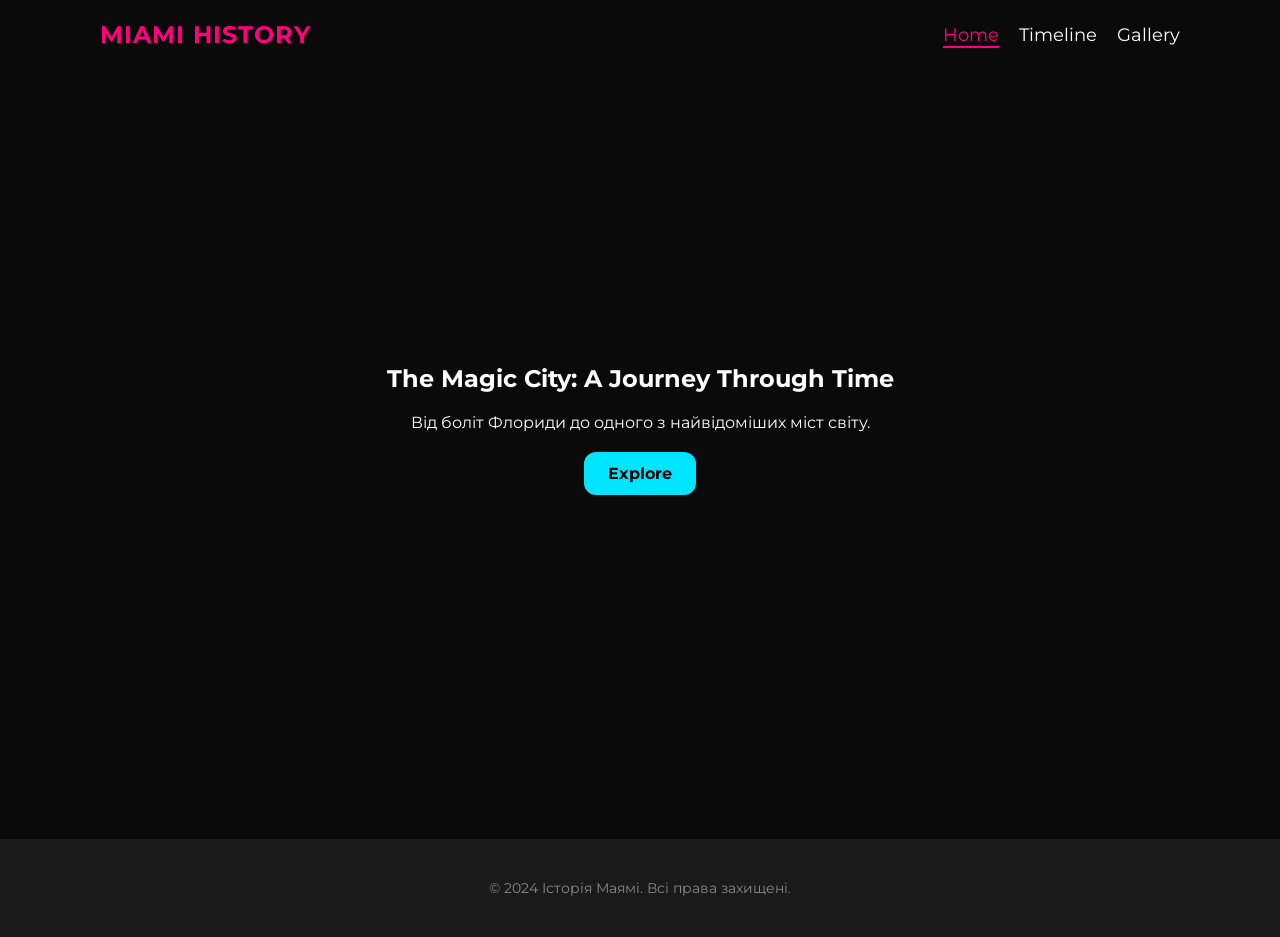
<file: index.html>
<!DOCTYPE html>
<html lang="uk">
<head>
    <meta charset="UTF-8">
    <meta name="viewport" content="width=device-width, initial-scale=1.0">
    <title>Історія Маямі — Головна</title>
    <link href="https://fonts.googleapis.com/css2?family=Montserrat:wght@400;700&display=swap" rel="stylesheet">
    <link rel="stylesheet" href="style.css">
</head>
<body>

<header>
    <div class="logo">
        <a href="index.html">MIAMI HISTORY</a>
    </div>
    <nav>
        <ul>
            <li><a href="index.html" class="active">Home</a></li>
            <li><a href="history.html">Timeline</a></li>
            <li><a href="gallery.html">Gallery</a></li>
        </ul>
    </nav>
</header>

<main>
    <section id="hero">
        <h1>The Magic City: A Journey Through Time</h1>
        <p>Від боліт Флориди до одного з найвідоміших міст світу.</p>
        <a href="history.html" class="btn-explore">Explore</a>
    </section>
</main>

<footer>
    <p>&copy; 2024 Історія Маямі. Всі права захищені.</p>
</footer>

</body>
</html>
</file>
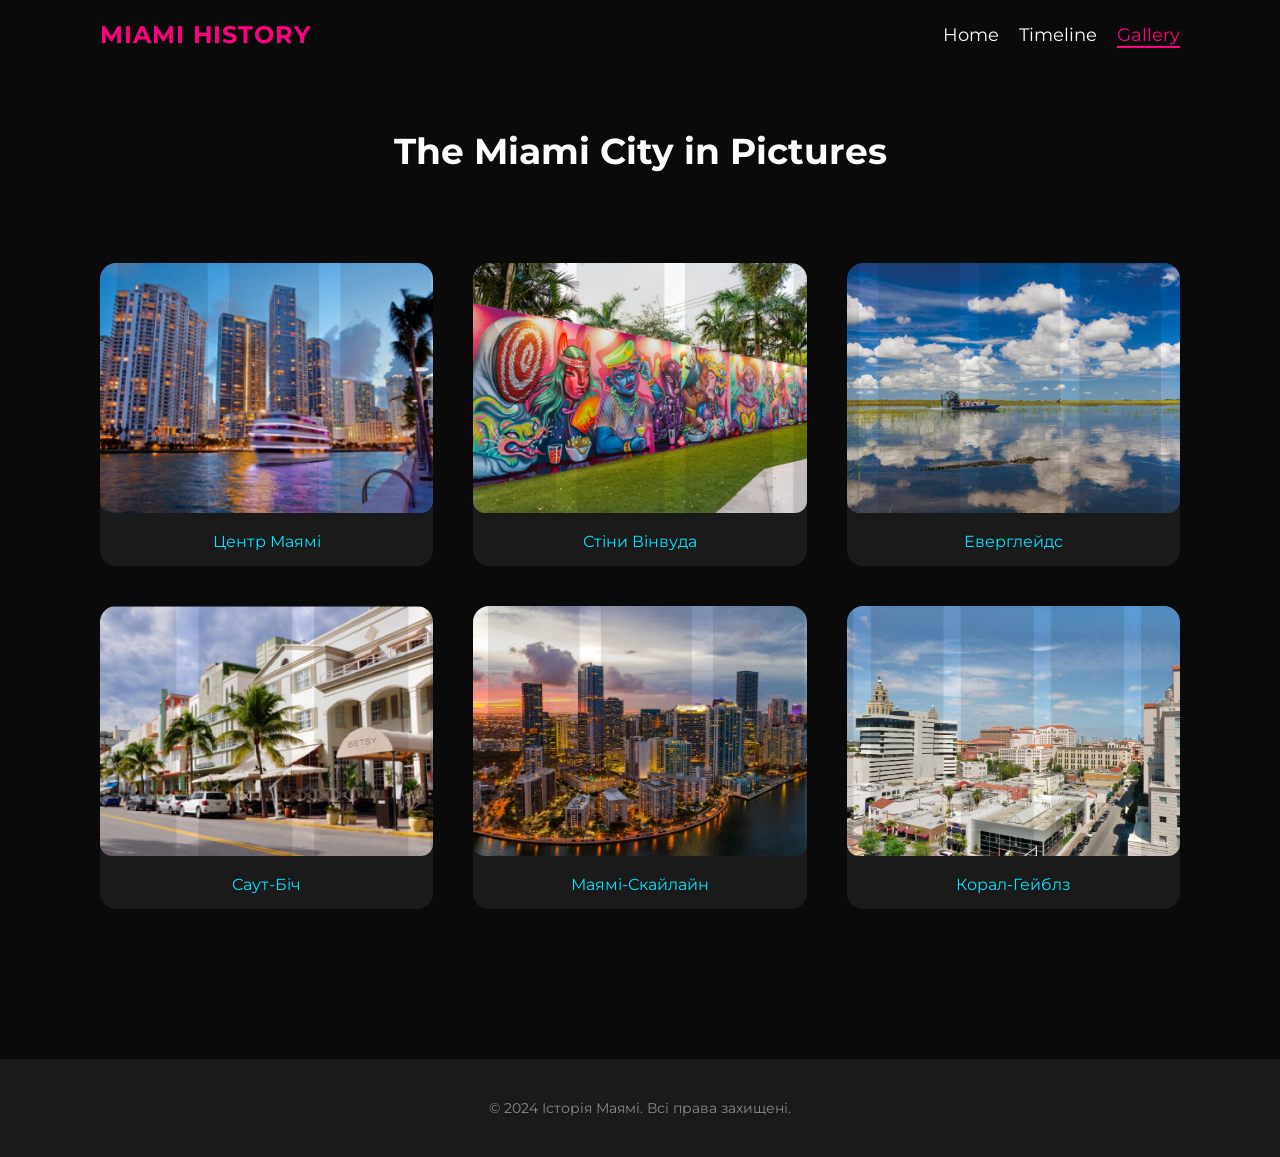
<file: gallery.html>
<!DOCTYPE html>
<html lang="uk">
<head>
    <meta charset="UTF-8">
    <meta name="viewport" content="width=device-width, initial-scale=1.0">
    <title>Галерея — Маямі</title>
    <link href="https://fonts.googleapis.com/css2?family=Montserrat:wght@400;700&display=swap" rel="stylesheet">
    <link rel="stylesheet" href="style.css">
</head>
<body>

<header>
    <div class="logo">
        <a href="index.html">MIAMI HISTORY</a>
    </div>
    <nav>
        <ul>
            <li><a href="index.html">Home</a></li>
            <li><a href="history.html">Timeline</a></li>
            <li><a href="gallery.html" class="active">Gallery</a></li>
        </ul>
    </nav>
</header>

<main>
    <section id="gallery-page">
        <h1>The Miami City in Pictures</h1>
        <div class="gallery-grid">
            <div class="gallery-item">
                <img src="assets/gallery1.jpg" alt="Downtown">
                <p>Центр Маямі</p>
            </div>
            <div class="gallery-item">
                <img src="assets/gallery2.jpg" alt="Wynwood">
                <p>Стіни Вінвуда</p>
            </div>
            <div class="gallery-item">
                <img src="assets/gallery3.jpg" alt="Everglades">
                <p>Еверглейдс</p>
            </div>
            <div class="gallery-item">
                <img src="assets/gallery4.jpg" alt="South Beach">
                <p>Саут-Біч</p>
            </div>
            <div class="gallery-item">
                <img src="assets/gallery5.jpg" alt="Skyline">
                <p>Маямі-Скайлайн</p>
            </div>
            <div class="gallery-item">
                <img src="assets/gallery6.jpg" alt="Coral Gables">
                <p>Корал-Гейблз</p>
            </div>
        </div>
    </section>
</main>

<footer>
    <p>&copy; 2024 Історія Маямі. Всі права захищені.</p>
</footer>

</body>
</html>
</file>
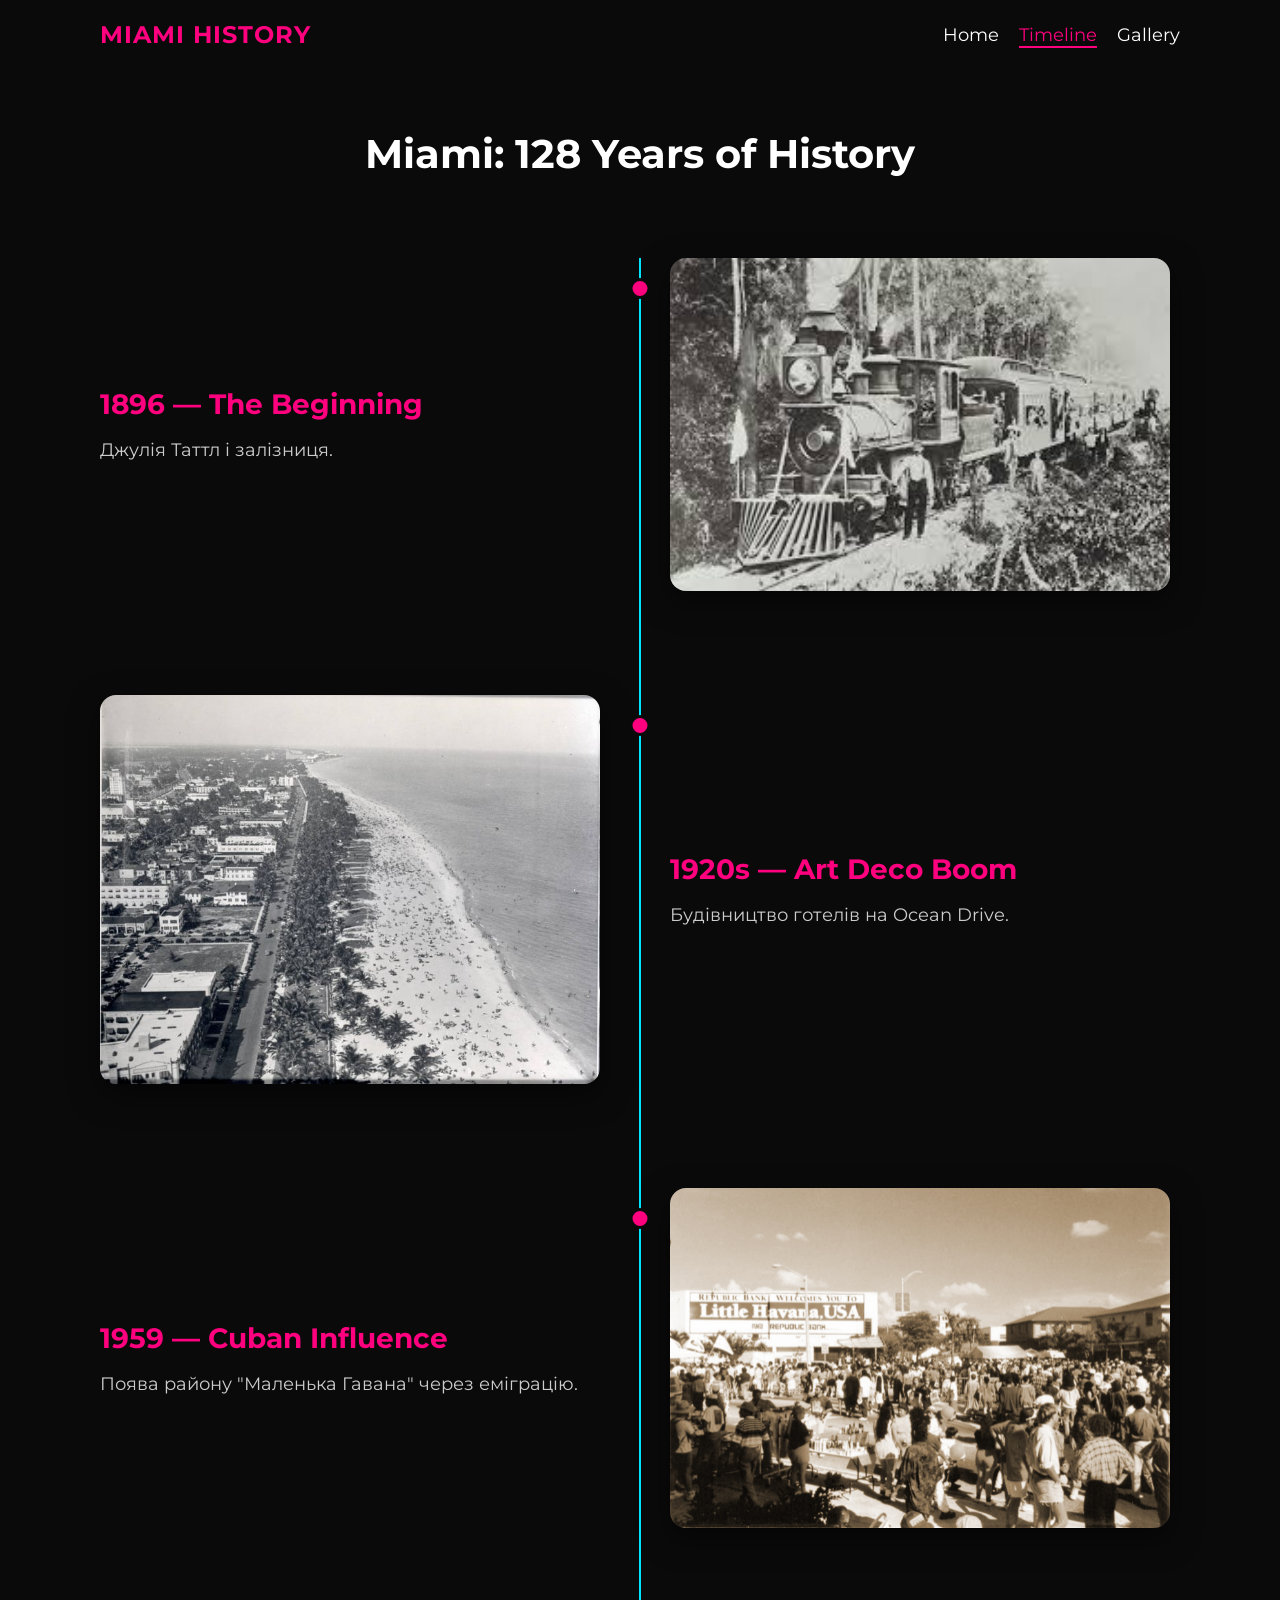
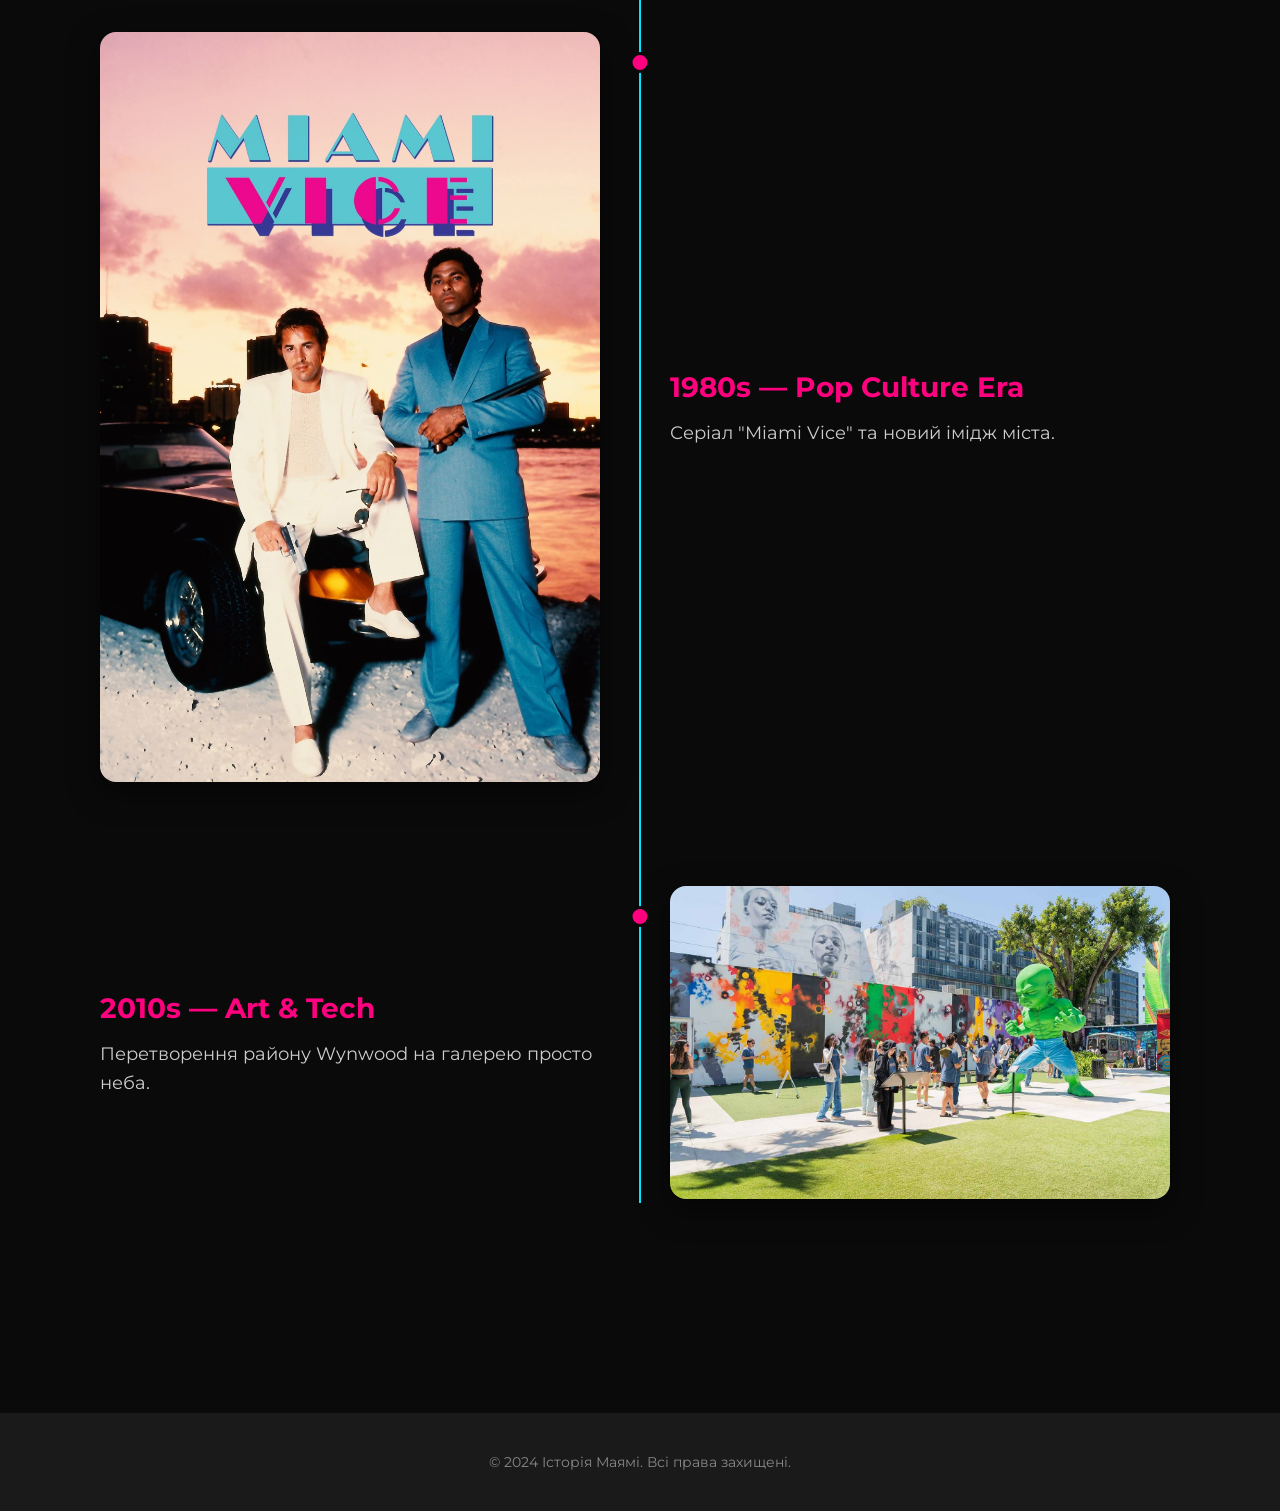
<file: history.html>
<!DOCTYPE html>
<html lang="uk">
<head>
    <meta charset="UTF-8">
    <meta name="viewport" content="width=device-width, initial-scale=1.0">
    <title>Історія Маямі — Timeline</title>
    <link href="https://fonts.googleapis.com/css2?family=Montserrat:wght@400;700&display=swap" rel="stylesheet">
    <link rel="stylesheet" href="style.css">
</head>
<body>

<header>
    <div class="logo">
        <a href="index.html">MIAMI HISTORY</a>
    </div>
    <nav>
        <ul>
            <li><a href="index.html">Home</a></li>
            <li><a href="history.html" class="active">Timeline</a></li>
            <li><a href="gallery.html">Gallery</a></li>
        </ul>
    </nav>
</header>

<main>
    <section id="history-page">
        <h1>Miami: 128 Years of History</h1>
        <div class="zigzag-container">
            <div class="zigzag-item">
                <div class="text">
                    <h2>1896 — The Beginning</h2>
                    <p>Джулія Таттл і залізниця.</p>
                </div>
                <div class="image">
                    <img src="assets/train.jpg" alt="1896">
                </div>
            </div>

            <div class="zigzag-item">
                <div class="text">
                    <h2>1920s — Art Deco Boom</h2>
                    <p>Будівництво готелів на Ocean Drive.</p>
                </div>
                <div class="image">
                    <img src="assets/oceanDrive.jpg" alt="1920">
                </div>
            </div>

            <div class="zigzag-item">
                <div class="text">
                    <h2>1959 — Cuban Influence</h2>
                    <p>Поява району "Маленька Гавана" через еміграцію.</p>
                </div>
                <div class="image">
                    <img src="assets/littleHavana.jpg" alt="1959">
                </div>
            </div>

            <div class="zigzag-item">
                <div class="text">
                    <h2>1980s — Pop Culture Era</h2>
                    <p>Серіал "Miami Vice" та новий імідж міста.</p>
                </div>
                <div class="image">
                    <img src="assets/miamiVice.jpg" alt="1980">
                </div>
            </div>

            <div class="zigzag-item">
                <div class="text">
                    <h2>2010s — Art & Tech</h2>
                    <p>Перетворення району Wynwood на галерею просто неба.</p>
                </div>
                <div class="image">
                    <img src="assets/wynwoodgallery.jpg" alt="2010">
                </div>
            </div>
        </div>
    </section>
</main>

<footer>
    <p>&copy; 2024 Історія Маямі. Всі права захищені.</p>
</footer>

</body>
</html>
</file>
<file: style.css>
:root {
    --bg-color: #0A0A0A;
    --text-color: #FFFFFF;
    --accent-pink: #FF007F;
    --accent-cyan: #00E5FF;
}

* {
    margin: 0;
    padding: 0;
    box-sizing: border-box;
}

body {
    background-color: var(--bg-color);
    color: var(--text-color);
    font-family: 'Montserrat', sans-serif;
}

.logo {
    font-family: 'Montserrat', sans-serif;
    font-weight: 700;
    font-size: 24px;
    letter-spacing: 1px;
    text-transform: uppercase;
}

.logo a {
    text-decoration: none;
    color: var(--accent-pink);
    transition: 0.3s;
}

.logo a:hover {
    opacity: 0.8;
}

h1, h2, h3 {
    font-weight: 700;
}

header {
    padding: 20px 100px;
    display: flex;
    justify-content: space-between;
    align-items: center;
}

header nav ul {
    list-style: none;
    display: flex;
    gap: 20px;
}

header nav ul li a {
    color: white;
    text-decoration: none;
    font-size: 18px;
}

nav ul li a.active {
    color: var(--accent-pink);
    border-bottom: 2px solid var(--accent-pink);
}

#hero {
    height: 80vh;
    display: flex;
    flex-direction: column;
    justify-content: center;
    align-items: center;
    text-align: center;
    gap: 20px;
}

.btn-explore {
    display: inline-block;
    background-color: var(--accent-cyan);
    color: black;
    padding: 12px 24px;
    border-radius: 12px;
    text-decoration: none;
    font-weight: bold;
    transition: 0.3s;
}

button {
    background-color: var(--accent-cyan);
    color: black;
    border: none;
    padding: 12px 24px;
    border-radius: 8px;
    cursor: pointer;
    font-weight: bold;
    transition: 0.3s;
}

button:hover {
    background-color: var(--accent-pink);
    color: white;
}

#history-page {
    padding: 60px 100px;
    background-color: var(--bg-color);
}

#history-page h1 {
    text-align: center;
    font-size: 40px;
    margin-bottom: 80px;
    color: var(--text-color);
}

.zigzag-container {
    position: relative;
    max-width: 1100px;
    margin: 0 auto;
}

.zigzag-container::before {
    content: '';
    position: absolute;
    left: 50%;
    top: 0;
    bottom: 0;
    width: 2px;
    background-color: var(--accent-cyan);
    transform: translateX(-50%);
    z-index: 0;
}

.zigzag-item {
    display: flex;
    align-items: center;
    justify-content: space-between;
    gap: 60px;
    margin-bottom: 100px;
    position: relative;
    z-index: 1;
}

.zigzag-item:nth-child(even) {
    flex-direction: row-reverse;
}

.zigzag-item::after {
    content: '';
    position: absolute;
    left: 50%;
    top: 20px;
    width: 15px;
    height: 15px;
    background-color: var(--accent-pink);
    border-radius: 50%;
    transform: translateX(-50%);
    border: 3px solid var(--bg-color);
}

.zigzag-item .text {
    flex: 1;
}

.zigzag-item .text h2 {
    font-size: 28px;
    color: var(--accent-pink);
    margin-bottom: 15px;
}

.zigzag-item .text p {
    font-size: 18px;
    line-height: 1.6;
    color: #ccc;
}

.zigzag-item .image {
    flex: 1;
}

.zigzag-item .image img {
    width: 100%;
    max-width: 500px;
    height: auto;
    border-radius: 16px;
    box-shadow: 0 10px 30px rgba(0,0,0,0.5);
}

#gallery-page {
    padding: 60px 100px;
    text-align: center;
}

#gallery-page h1 {
    font-size: 36px;
    margin-bottom: 50px;
}

.gallery-grid {
    display: grid;
    grid-template-columns: repeat(3, 1fr);
    gap: 40px;
    max-width: 1200px;
    margin: 0 auto;
    padding: 40px 0;
}

.gallery-item {
    background-color: #1a1a1a;
    border-radius: 16px;
    overflow: hidden;
    transition: transform 0.3s ease;
}

.gallery-item:hover {
    transform: translateY(-10px);
}

.gallery-item img {
    width: 100%;
    height: 250px;
    object-fit: cover;
    border-radius: 12px;
}

.gallery-item p {
    padding: 15px;
    font-size: 16px;
    color: var(--accent-cyan);
}

footer {
    padding: 40px 100px;
    background-color: #1a1a1a;
    text-align: center;
    margin-top: 50px;
}

footer p {
    font-size: 14px;
    color: #888;
}

@keyframes fadeIn {
    from {
        opacity: 0;
        transform: translateY(10px);
    }
    to {
        opacity: 1;
        transform: translateY(0);
    }
}

main {
    animation: fadeIn 0.6s ease-out;
}
</file>
